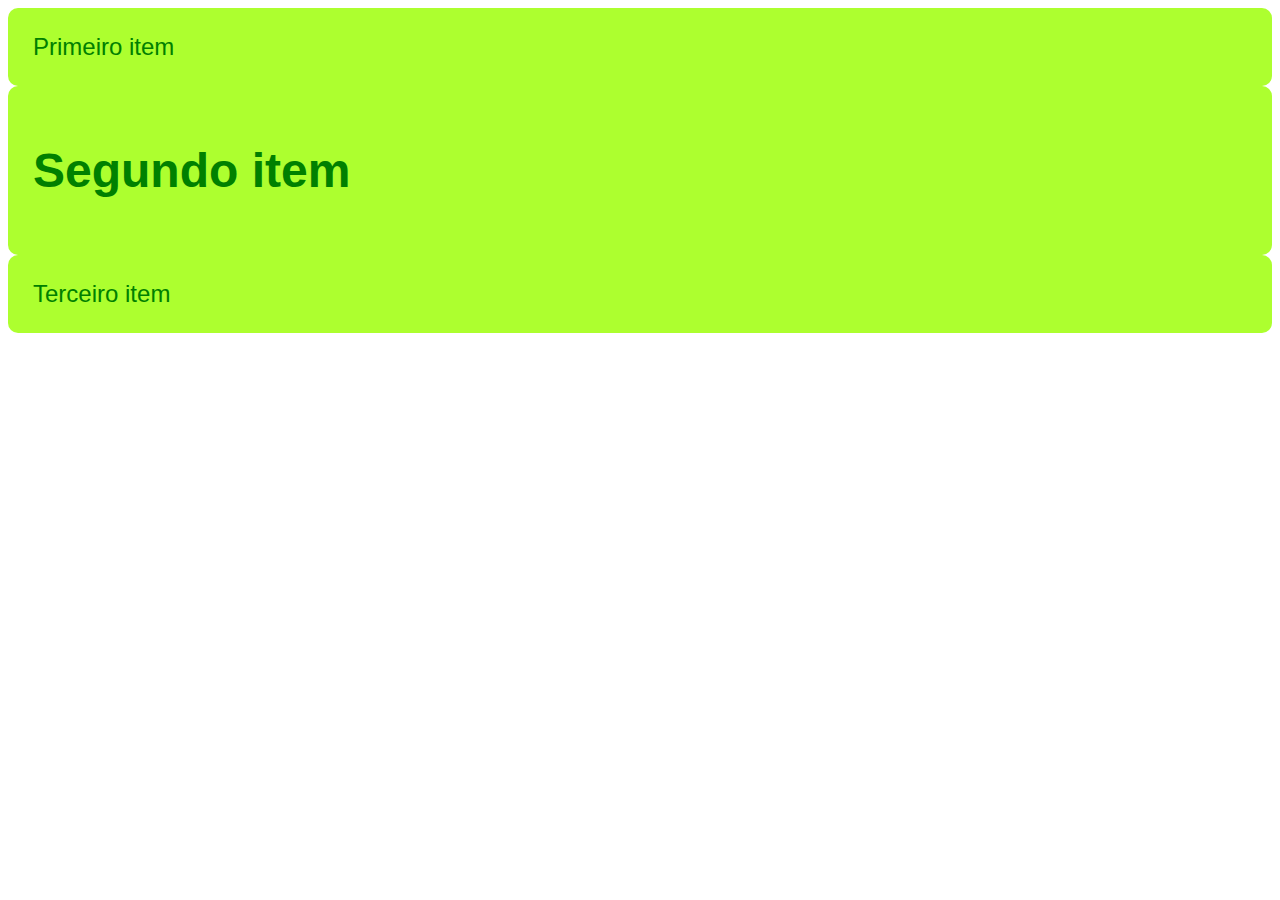
<file: 03/index.html>
<!DOCTYPE html>
<html lang="pt-br">
<head>
    <meta charset="utf-8">
    <meta name="viewport" content="width=device-width, initial-scale=1, shrink-to-fit=no">
    
    <!-- Estilos Bootstrap -->
    <link rel="stylesheet" href="https://stackpath.bootstrapcdn.com/bootstrap/4.1.3/css/bootstrap.min.css" integrity="sha384-MCw98/SFnGE8fJT3GXwEOngsV7Zt27NXFoaoApmYm81iuXoPkFOJwJ8ERdknLPMO" crossorigin="anonymous">
    
    <!-- Estilos da sua aplicação desenvolvida por você -->
    <link rel="stylesheet" href="./style.css">

    <title>Aula 3: Introdução ao DOM</title>
</head>
<body class="bg-dark">

    <div class="containter">
        <div class="row">
            <div class="col-12">
                <div class="flex">
            


                    <!-- 
                        Vamos nos concentrar nessas três div(s)
                        Todas possuem class e id...
                    -->
                    <div id="primeiro" class="item m-4"></div>
                    <div id="segundo"  class="item m-4"></div>
                    <div id="terceiro" class="item m-4"></div>

                    
            
                </div>
            </div>
        </div>
        
    </div>
    
    <!-- Scripts necessário para o Bootstrap -->
    <script src="https://code.jquery.com/jquery-3.3.1.slim.min.js" integrity="sha384-q8i/X+965DzO0rT7abK41JStQIAqVgRVzpbzo5smXKp4YfRvH+8abtTE1Pi6jizo" crossorigin="anonymous"></script>
    <script src="https://cdnjs.cloudflare.com/ajax/libs/popper.js/1.14.3/umd/popper.min.js" integrity="sha384-ZMP7rVo3mIykV+2+9J3UJ46jBk0WLaUAdn689aCwoqbBJiSnjAK/l8WvCWPIPm49" crossorigin="anonymous"></script>
    <script src="https://stackpath.bootstrapcdn.com/bootstrap/4.1.3/js/bootstrap.min.js" integrity="sha384-ChfqqxuZUCnJSK3+MXmPNIyE6ZbWh2IMqE241rYiqJxyMiZ6OW/JmZQ5stwEULTy" crossorigin="anonymous"></script>

    <!-- Script da sua aplicação desenvolvida por você -->
    <script type="text/javascript" src="./app.js" defer></script>
</body>
</html>
</file>
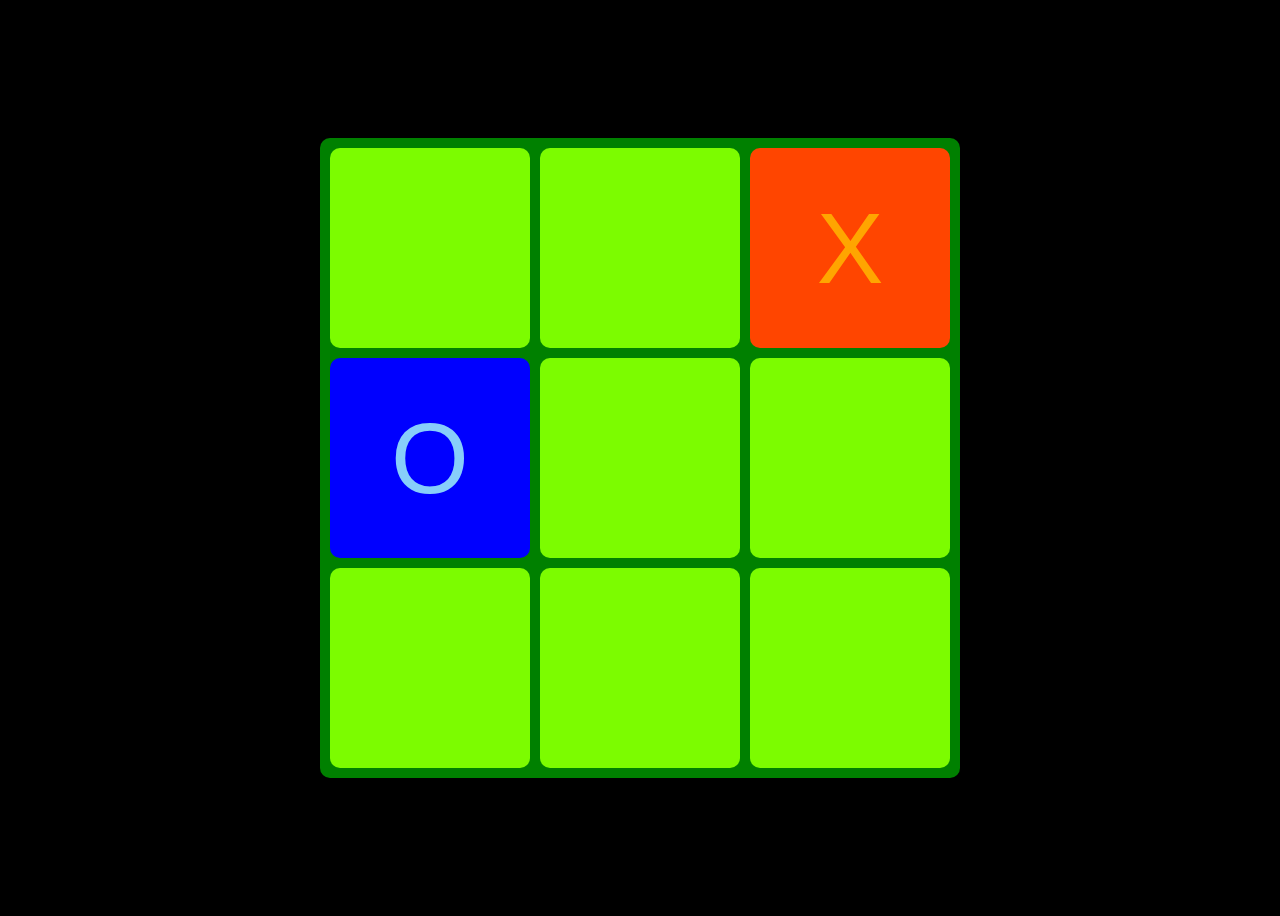
<file: 04/index.html>
<!DOCTYPE html>
<html lang="pt-br">
<head>
    <meta charset="UTF-8">
    <meta name="viewport" content="width=device-width, initial-scale=1.0">
    <link rel="stylesheet" href="./style.css">    
    <title>Aula 04 - Introdução ao DOM (Modelo de Objeto do Documento)</title>
</head>
<body>

    <section>
        <div class="tabuleiro">
            <div class="coordenada" id="linha-1_coluna-1"></div>
            <div class="coordenada" id="linha-1_coluna-2"></div>
            <div class="coordenada" id="linha-1_coluna-3"></div>
            <div class="coordenada" id="linha-2_coluna-1"></div>
            <div class="coordenada" id="linha-2_coluna-2"></div>
            <div class="coordenada" id="linha-2_coluna-3"></div>
            <div class="coordenada" id="linha-3_coluna-1"></div>
            <div class="coordenada" id="linha-3_coluna-2"></div>
            <div class="coordenada" id="linha-3_coluna-3"></div>
        </div>
    </section>

    <script type="text/javascript" src="./app.js" defer></script>
</body>
</html>
</file>
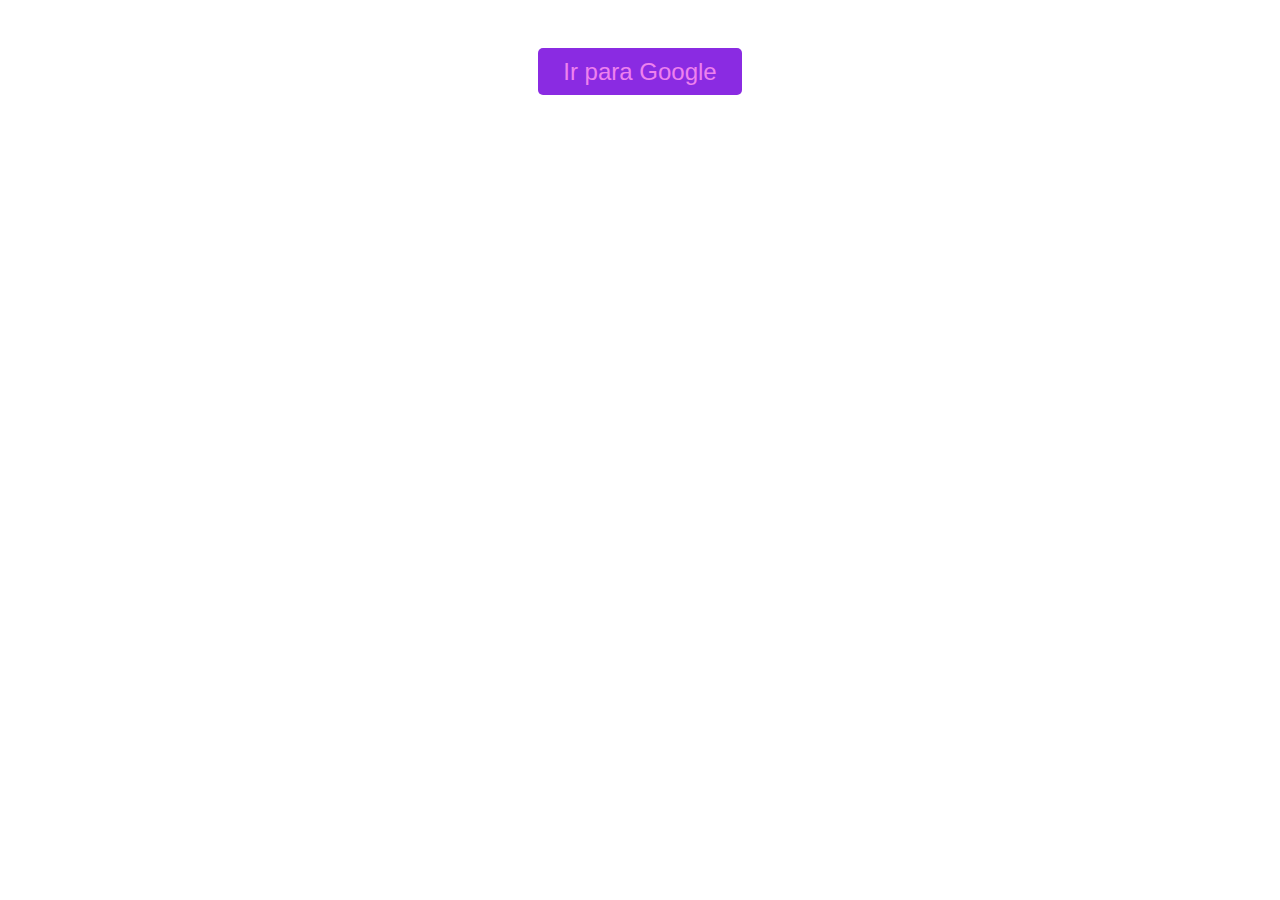
<file: 05/index.html>
<!DOCTYPE html>
<html lang="pt-br">
<head>
    <meta charset="UTF-8">
    <meta name="viewport" content="width=device-width, initial-scale=1.0">
    <title>Aula 05 - Trabalhando com nós</title>
    <link rel="stylesheet" href="./style.css">
</head>
<body>
    
    <script type="text/javascript" src="./app.js" defer></script>
</body>
</html>
</file>
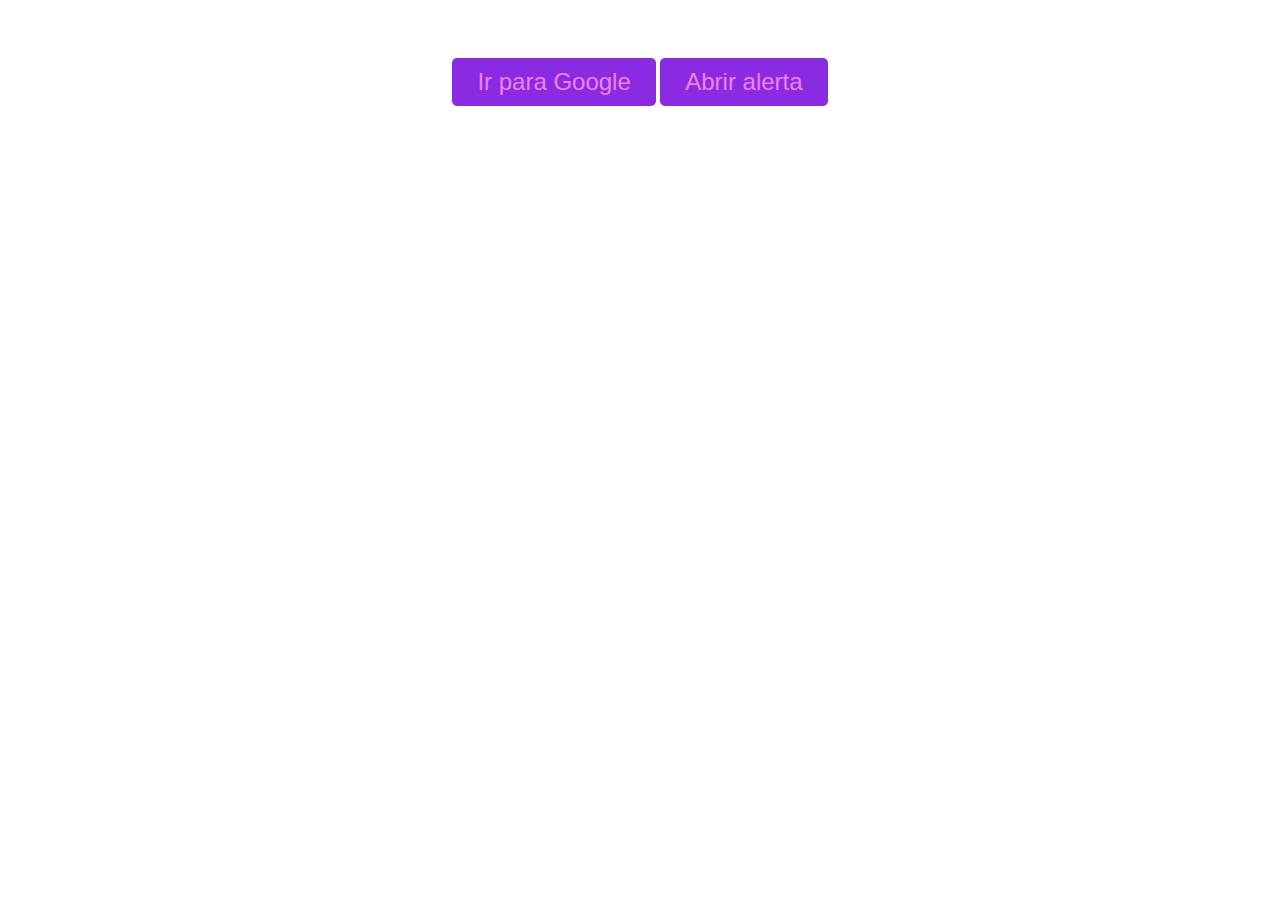
<file: 06/index.html>
<!DOCTYPE html>
<html lang="pt-br">
<head>
    <meta charset="UTF-8">
    <meta name="viewport" content="width=device-width, initial-scale=1.0">
    <title>Aula 06 - Revisão + Introdução a eventos</title>
    <link rel="stylesheet" href="./style.css">
</head>
<body>
    
    <button id="enviarPara" class="botao">Ir para Google</button>

    <script type="text/javascript" src="./app.js" defer></script>
</body>
</html>
</file>
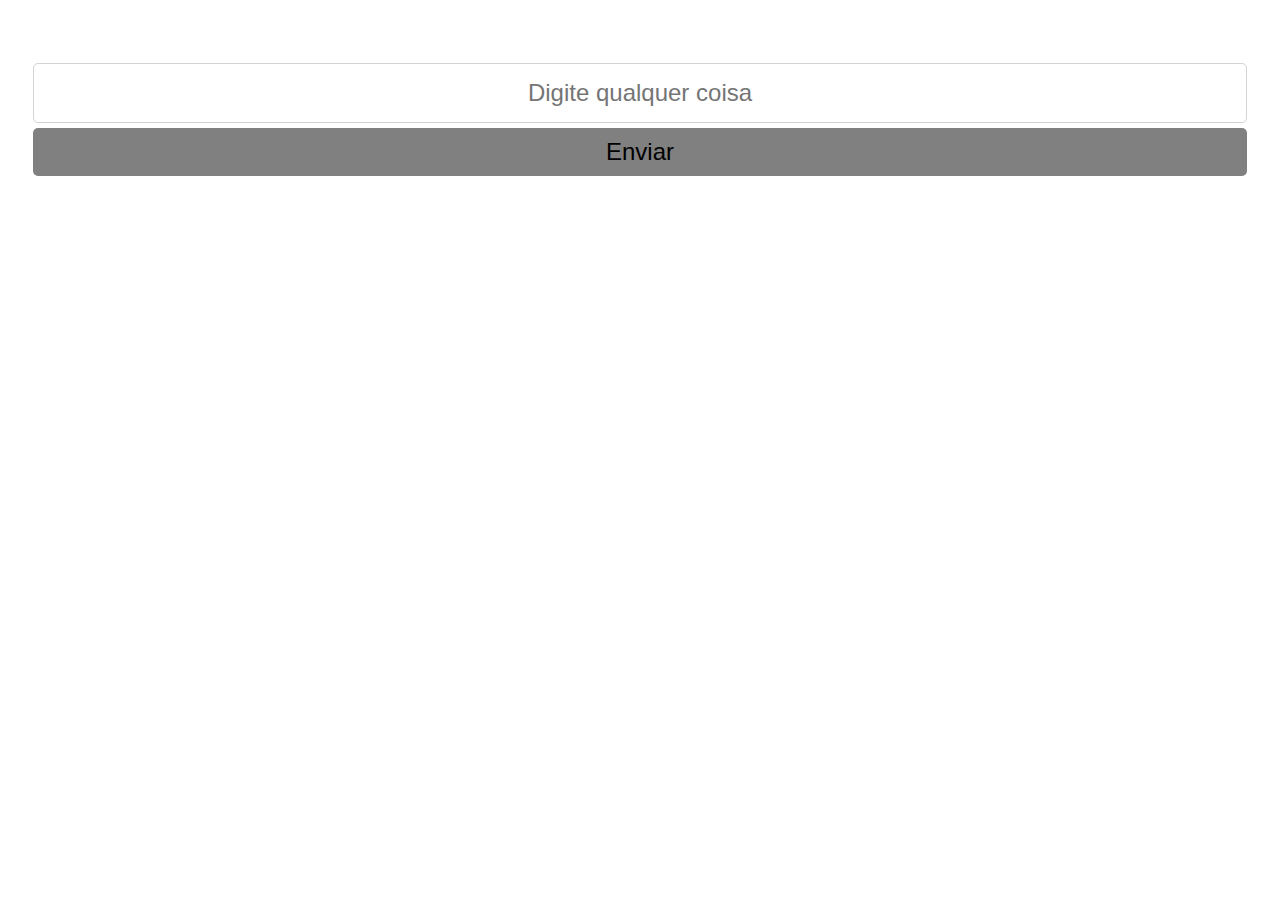
<file: 07/index.html>
<!DOCTYPE html>
<html lang="pt-br">
<head>
    <meta charset="UTF-8">
    <meta name="viewport" content="width=device-width, initial-scale=1.0">
    <title>Aula 07 - Eventos</title>
    <link rel="stylesheet" href="./style.css">
</head>
<body>
    
    <form class="formulario">
        <input class="campo" type="text" placeholder="Digite qualquer coisa">
        <button class="botao" disabled>Enviar</button>
    </form>

    <script type="text/javascript" src="./app.js" defer></script>
</body>
</html>
</file>
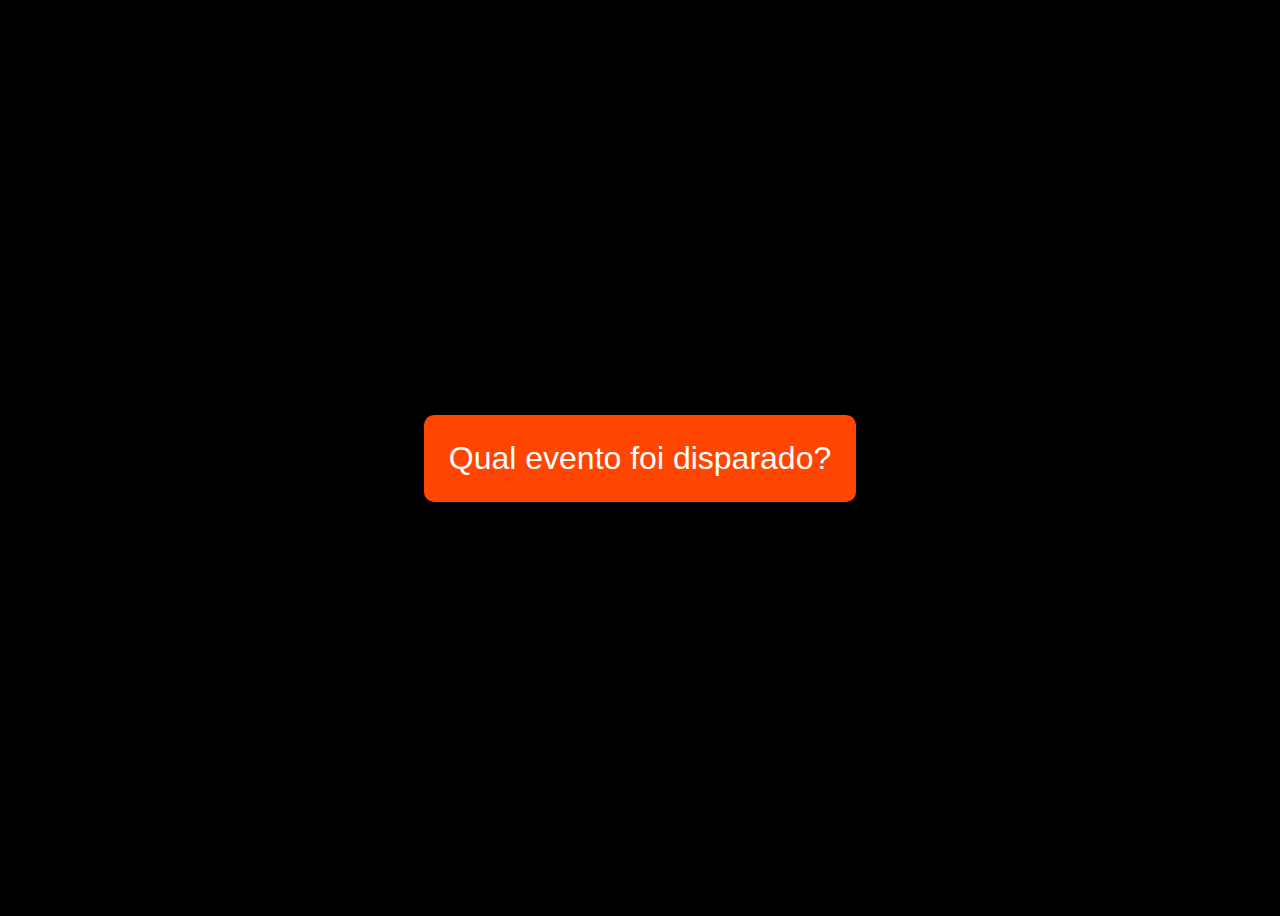
<file: 08/index.html>
<!DOCTYPE html>
<html lang="pt-br">
<head>
    <meta charset="UTF-8">
    <meta name="viewport" content="width=device-width, initial-scale=1.0">
    <title>Aula 08 - Disparando eventos</title>
    <link rel="stylesheet" href="./style.css">
</head>
<body>
     
    <div class="lista">
        <div id="elemento" class="lista__item">Qual evento foi disparado?</div>
    </div>

    <script type="text/javascript" src="./app.js" defer></script>
</body>
</html>
</file>
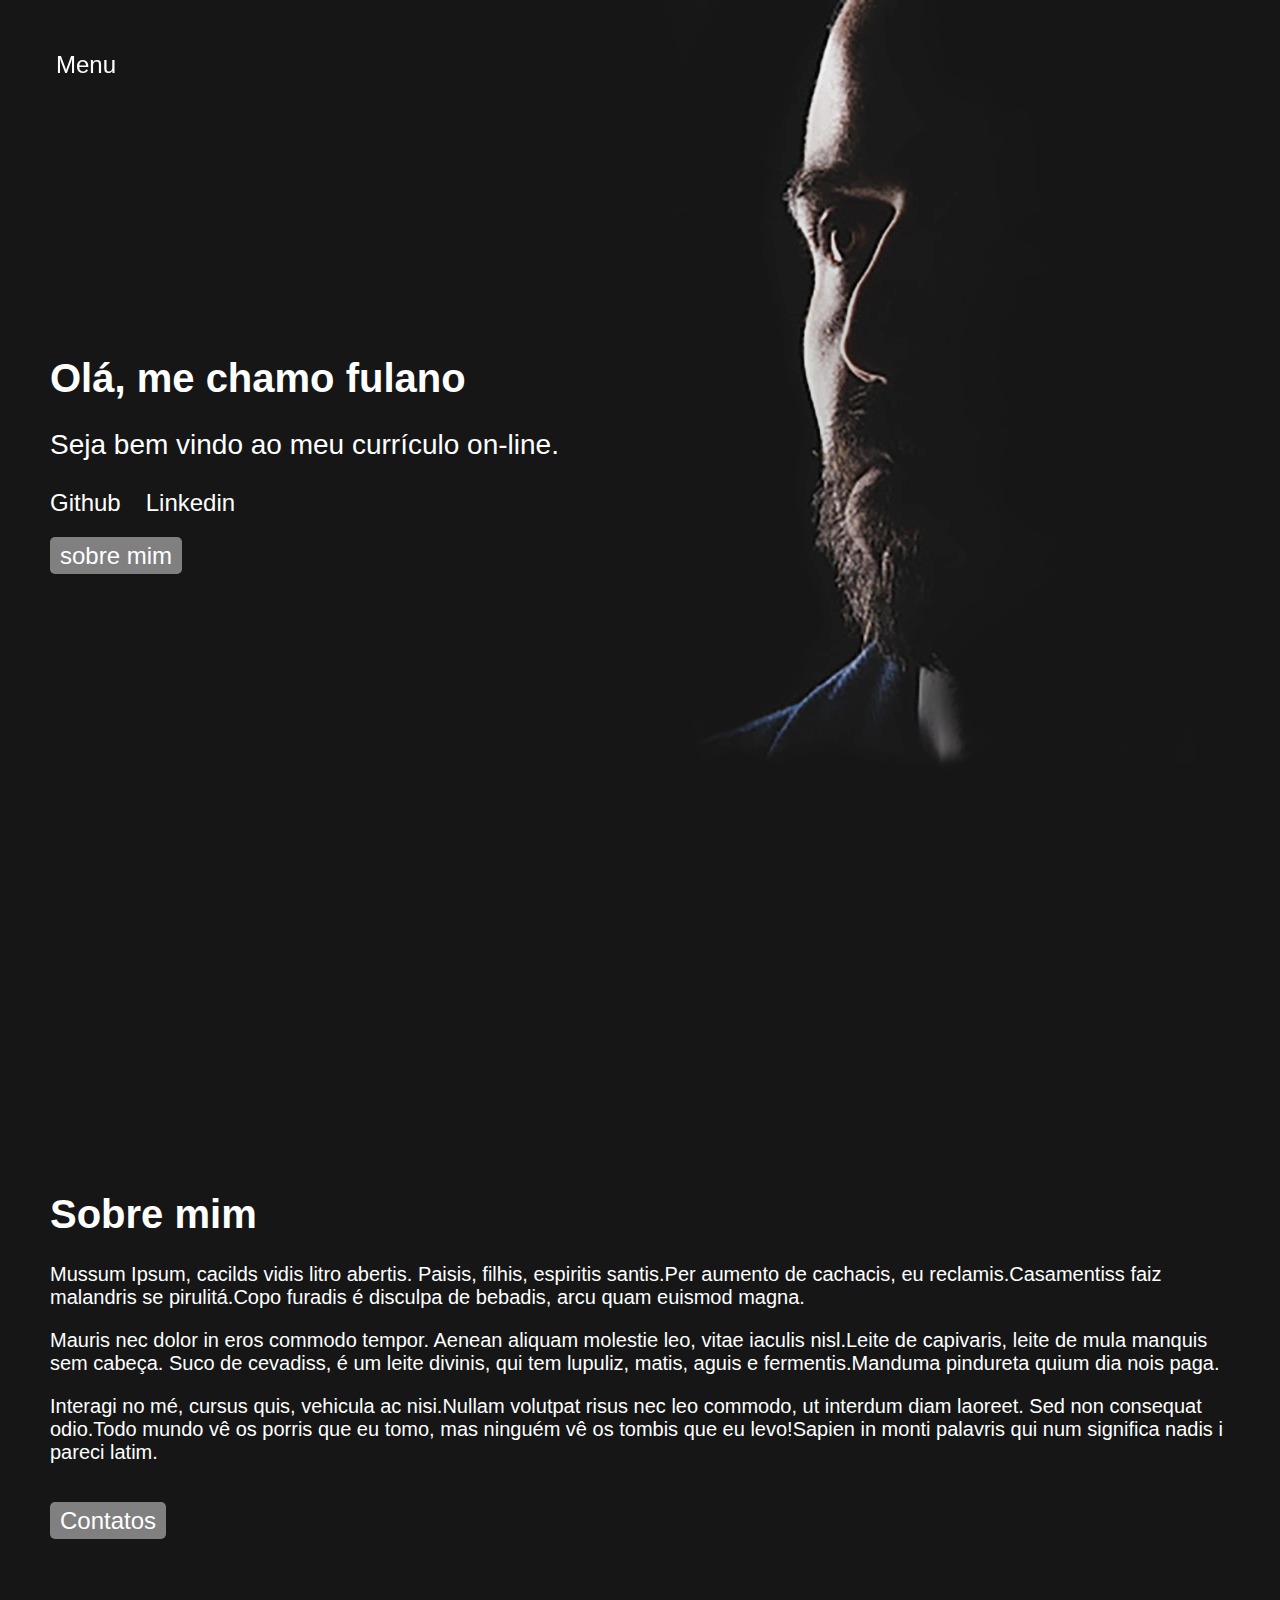
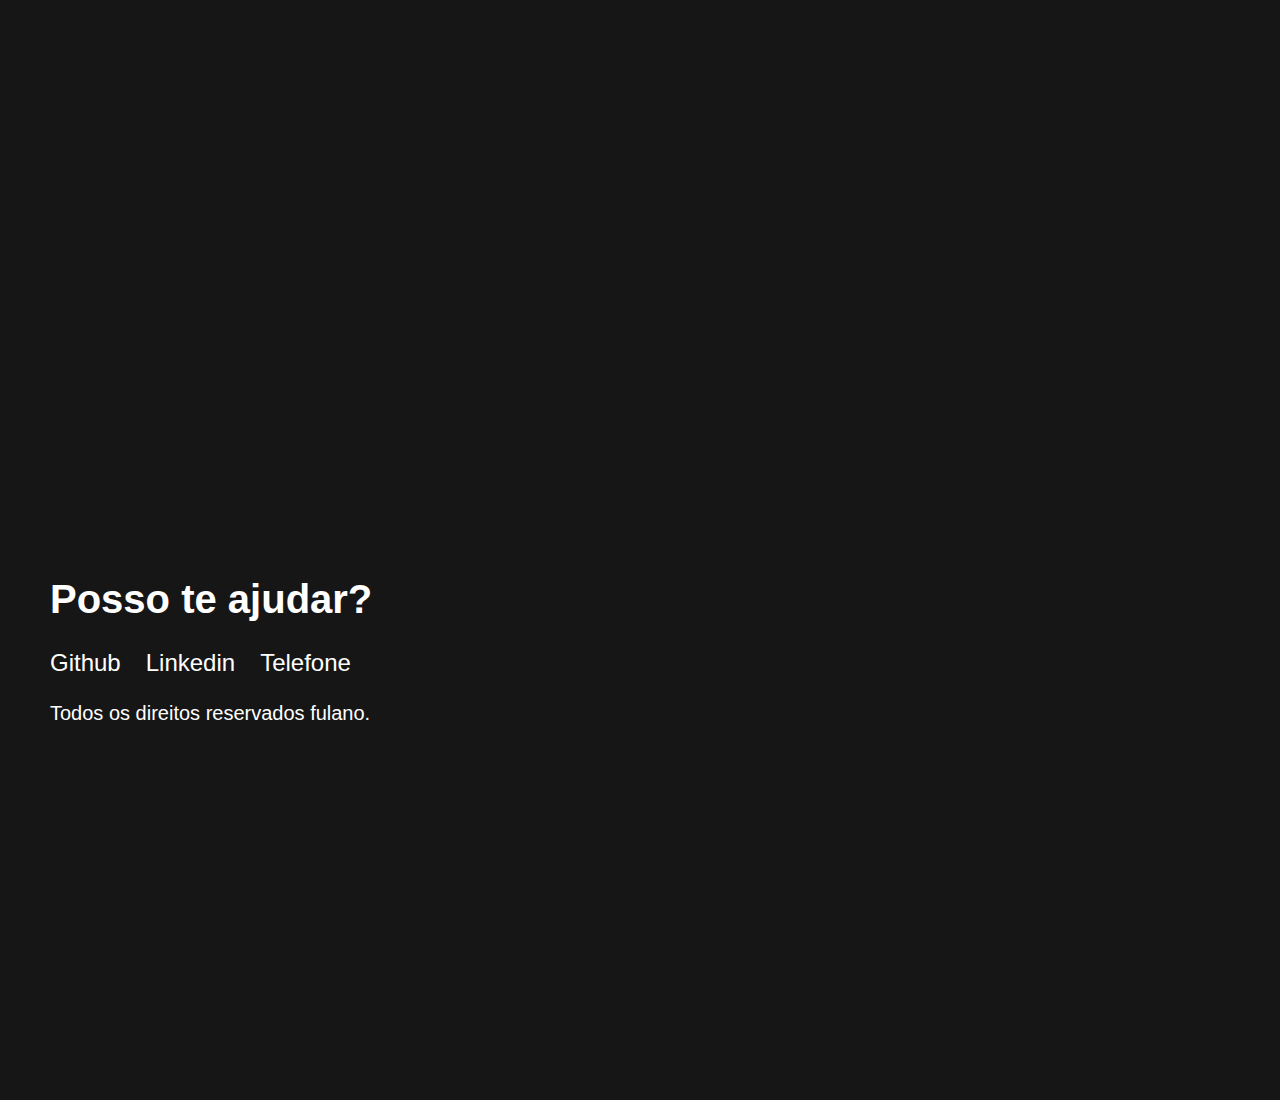
<file: 09/index.html>
<!DOCTYPE html>
<html lang="pt-br">
<head>
    <meta charset="utf-8">
    <meta name="viewport" content="width=device-width, initial-scale=1, shrink-to-fit=no">
    <title>Aula 09: Primeira entrega</title>
    <link rel="stylesheet" href="./style.css">
</head>
<body>

    <div class="l-app">

        <!-- 

            1. Esta sessão deverá ser apresentada
            sempre que houver o click no botão MENU:

            <button class="l-sidebar__btn"type="button">Menu</button>

        -->
        <div class="l-sidebar">
            <h1 class="l-logo">seu nome</h1>
            <nav class="c-sidebar">
                <a class="c-nav__item" href="#sobre-mim">sobre mim</a>
                <a class="c-nav__item" href="#contatos">contatos</a>
            </nav>
        </div>

        <!--

            1.1. Quando houver o click do usuário,
            a sidebar deverá ser apresentada.

            <div class="l-sidebar">
                ...
            </div>

        -->
        <button class="l-sidebar__btn"type="button">Menu</button>

        <!-- 

            2. O usuário poderá usar o teclado para abrir ou fechar
            a sidebar. No caso, as tecla Space.

            3. O usuário poderá usar o mouse para abrir ou fechar
            a sidebar. No caso, um duplo click em qualquer local
            do site irá abrir ou fechar a sidebar.

        -->

        <div class="l-content">

            <!-- Sessão Principal -->
            <div class="l-page bg__profile">
                <main>
                    <h1 class="title">Olá, me chamo fulano</h1>
                    <p class="description">Seja bem vindo ao meu currículo on-line.</p>
                    
                    <nav class="c-nav u-my-3">
                        <a class="c-nav__item" href="">Github</a>
                        <a class="c-nav__item" href="">Linkedin</a>
                    </nav>

                    <a class="c-btn u-my-3" href="#sobre-mim">sobre mim</a>
                </main>
            </div>

            <!-- Sessão Sobre mim -->
            <div class="l-page" id="sobre-mim">
                <article>
                    <h1 class="title">Sobre mim</h1>
                    <p>Mussum Ipsum, cacilds vidis litro abertis. Paisis, filhis, espiritis santis.Per aumento de cachacis, eu reclamis.Casamentiss faiz malandris se pirulitá.Copo furadis é disculpa de bebadis, arcu quam euismod magna.</p>
                    <p>Mauris nec dolor in eros commodo tempor. Aenean aliquam molestie leo, vitae iaculis nisl.Leite de capivaris, leite de mula manquis sem cabeça. Suco de cevadiss, é um leite divinis, qui tem lupuliz, matis, aguis e fermentis.Manduma pindureta quium dia nois paga.</p>
                    <p>Interagi no mé, cursus quis, vehicula ac nisi.Nullam volutpat risus nec leo commodo, ut interdum diam laoreet. Sed non consequat odio.Todo mundo vê os porris que eu tomo, mas ninguém vê os tombis que eu levo!Sapien in monti palavris qui num significa nadis i pareci latim.</p>
                    <br>
                    <a class="c-btn u-my-3" href="#contatos">Contatos</a>
                </article>
            </div>

            <!-- Sessão Contatos-->
            <div class="l-page" id="contatos">
                <section>
                    <h1 class="title">Posso te ajudar?</h1>
                    
                    <nav class="c-nav">
                        <a class="c-nav__item" href="">Github</a>
                        <a class="c-nav__item" href="">Linkedin</a>
                        <a class="c-nav__item" href="tel:+5521972190000">Telefone</a>
                    </nav>
                </section>

                <footer class="u-my-3">
                    <span>Todos os direitos reservados fulano.</span>
                </footer>
                
            </div>

        </div>
    </div>

    <!--

        4. Um boxe de texto irá acompanhar o cursor do mouse.
        4.1. O texto deverá mudar quando o cursor do mouse sobrepor 
        qualquer uma das sessão do site:
         - Receberá o texto Bem vindo
         - Receberá o texto Sobre mim
         - Receberá o texto Contatos

        5. Corrija o erro presente no console do DevTools.

    -->
    
    <script type="text/javascript" href="./app.js" defer></script>

</body>
</html>
</file>
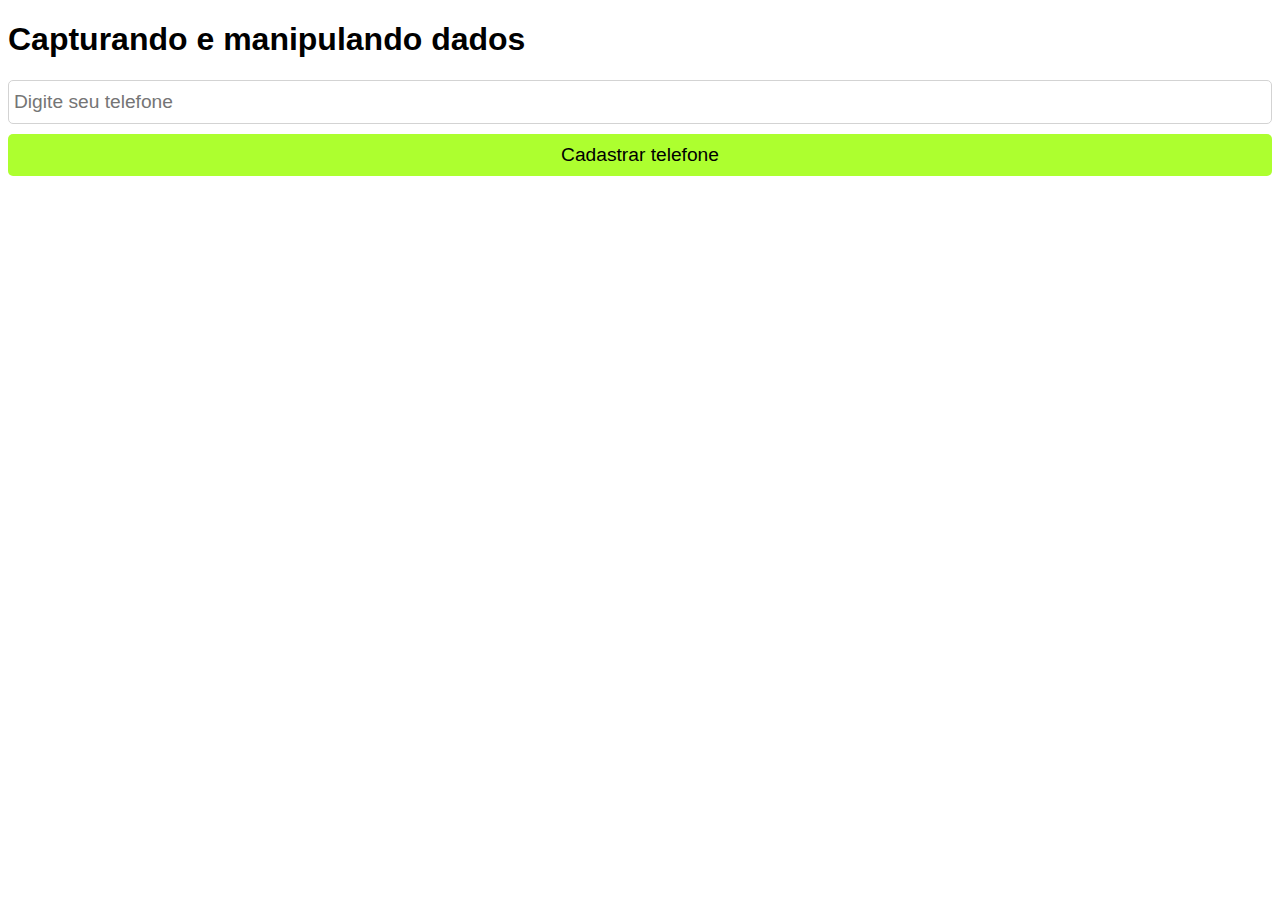
<file: 10/index.html>
<!DOCTYPE html>
<html lang="pt-br">
<head>
    <meta charset="utf-8">
    <meta name="viewport" content="width=device-width, initial-scale=1, shrink-to-fit=no">
    <title>Aula 10: Formulários I</title>
    <link rel="stylesheet" href="./style.css">
</head>
<body>

    <article>
        <h1 class="h1">Capturando e manipulando dados</h1>
        <form id="formularioDeCadastro">
            <!-- 
                O elemento <label> é uma tag semântica,
                adiciona um rótulo a cada <input> criado.
    
                Utilizei um class sr-only para ocultar o rótulo
                visualmente da interface do programa.
            -->
            <label class="sr-only" for="telefone">Telefone</label>
            <input class="c-form__campo u-my" id="telefone" name="telefone" type="tel" placeholder="Digite seu telefone" required>
            <button class="c-form__botao u-my" type="submit">Cadastrar telefone</button>
        </form>
    </article>
    
    <script type="text/javascript" src="./app.js"></script>

</body>
</html>
</file>
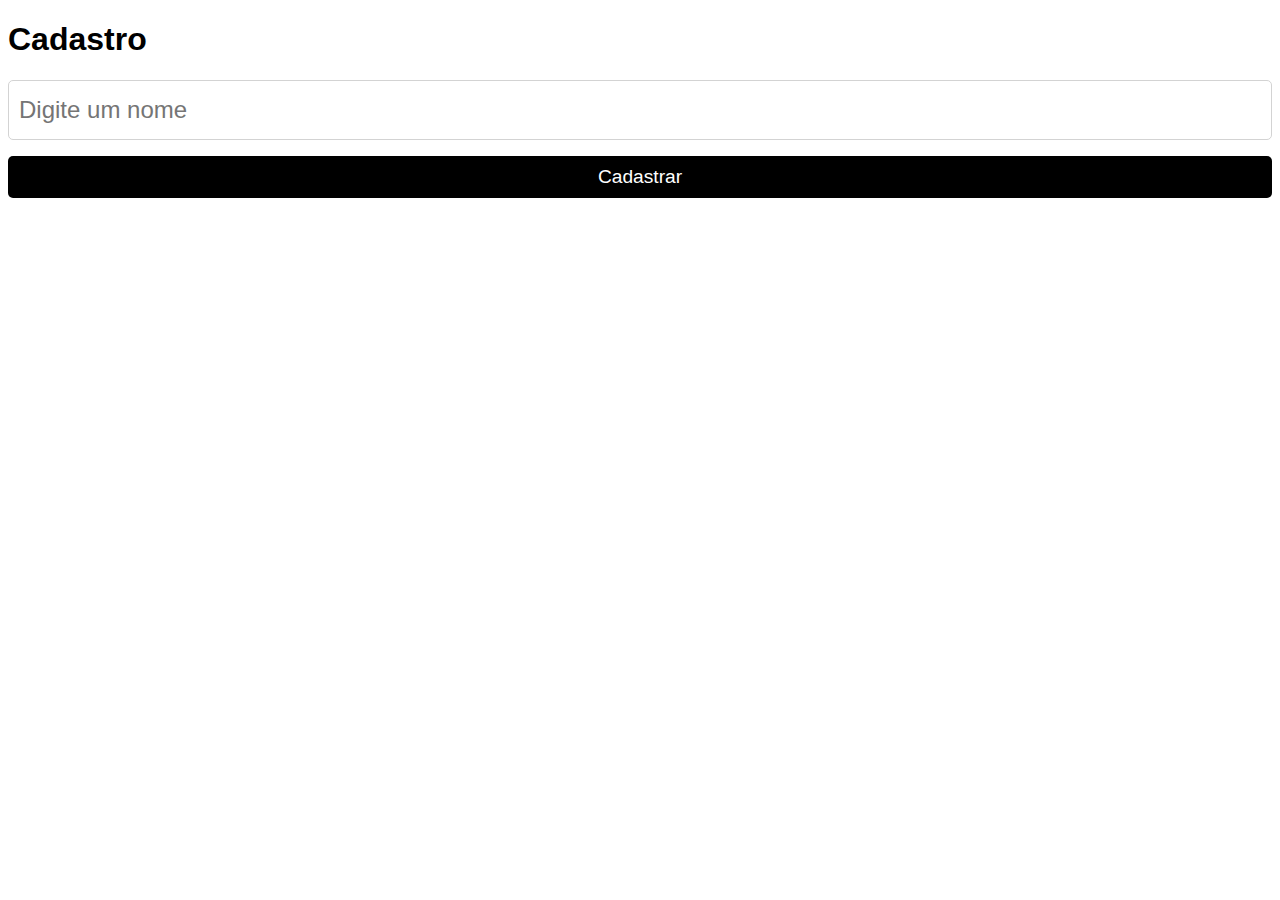
<file: 11/index.html>
<!DOCTYPE html>
<html lang="pt-br">
<head>
    <meta charset="utf-8">
    <meta name="viewport" content="width=device-width, initial-scale=1, shrink-to-fit=no">
    <title>Aula 11: Formulários II</title>
    <link rel="stylesheet" href="./style.css">
</head>
<body>

    <article>
        <h1 class="h1">Cadastro</h1>

        <form name="formulario">
            <!-- 
                O elemento <label> é uma tag semântica,
                adiciona um rótulo a cada <input> criado.
    
                Utilizei um class sr-only para ocultar o rótulo
                visualmente da interface do programa.
            -->
            <div class="u-my">
                <label class="sr-only" for="nome">Nome</label>
                <input class="c-form__campo" name="nome" id="nome" type="text" placeholder="Digite um nome">
            </div>
            <ul class="c-alerta">
                
            </ul>
            <button class="c-form__botao u-my" type="submit">Cadastrar</button>
        </form>
    </article>
    
    <script type="text/javascript" src="./app.js"></script>

</body>
</html>
</file>
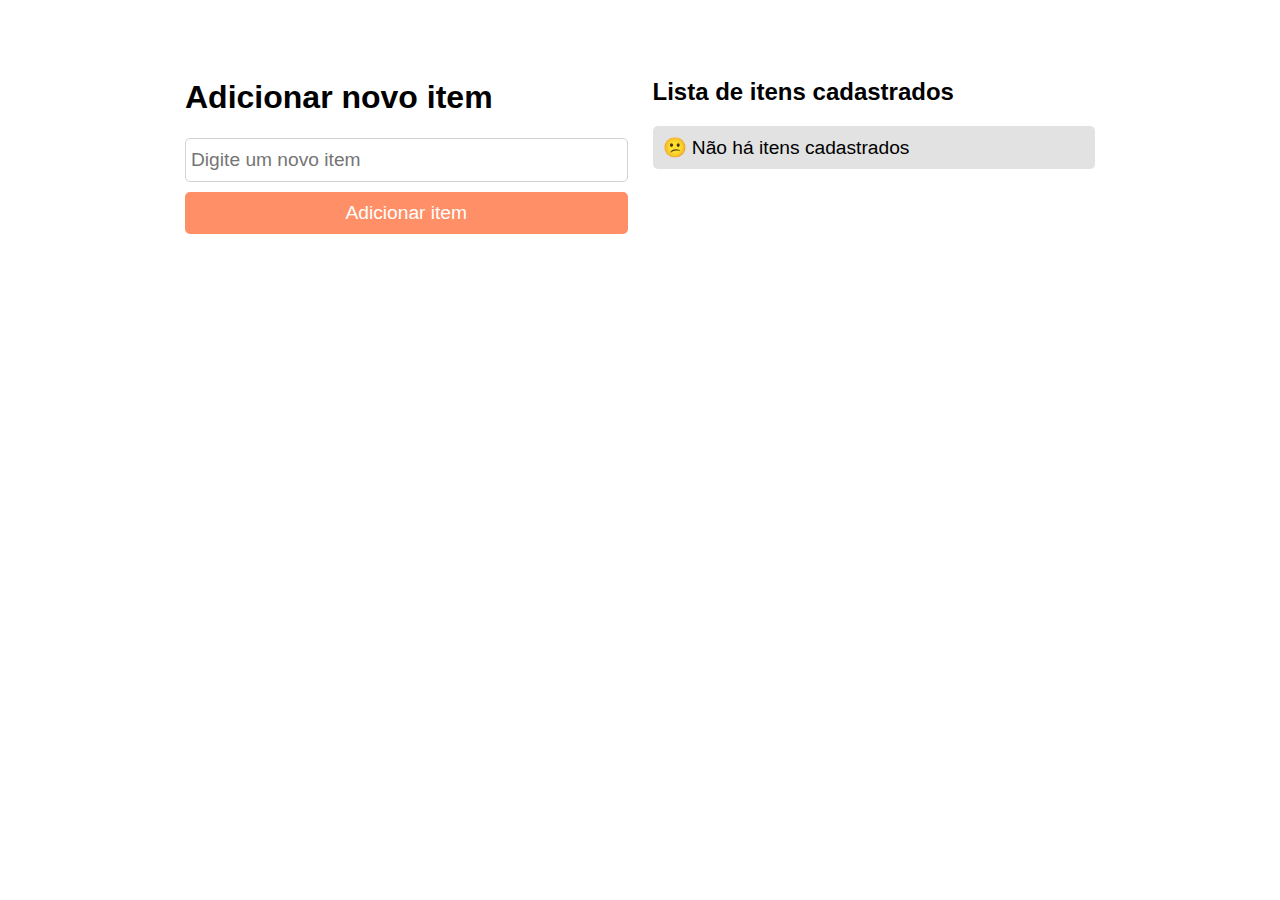
<file: 13/index.html>
<!DOCTYPE html>
<html lang="pt-br">
<head>
    <meta charset="UTF-8">
    <meta http-equiv="X-UA-Compatible" content="IE=edge">
    <meta name="viewport" content="width=device-width, initial-scale=1.0">
    <title>Aula 13 - Revisão</title>
    <link rel="stylesheet" href="./style.css">
</head>
<body>
    

    <div class="l-app">
        <main>
            <h1 class="h1">Adicionar novo item</h1>
            <form name="formularioDeCadastro">
                <!-- 
                    O elemento <label> é uma tag semântica,
                    adiciona um rótulo a cada <input> criado.

                    Utilizei um class sr-only para ocultar o rótulo
                    visualmente da interface do programa.
                -->
                <label class="sr-only" for="item">Nome o item</label>
                <input class="c-form__campo u-my" name="item" type="text" placeholder="Digite um novo item" required>
                <button class="c-form__botao u-my" type="submit" disabled>Adicionar item</button>
            </form>
        </main>
        <article>
            <h2 class="h1">Lista de itens cadastrados</h2>
            <ul class="c-lista">
                <!-- 
                    Adicionei um emoji compatível com as principais
                    versões dos navegadores Chrome e Mozilla.

                    Link da referência: https://www.science.co.il/internet/html/Smileys.php
                -->
                <li class="c-lista__item">&#128533; Não há itens cadastrados</li>
            </ul>
        </article>
    </div>
    
    <script type="text/javascript" src="./app.js"></script>

</body>
</html>
</file>
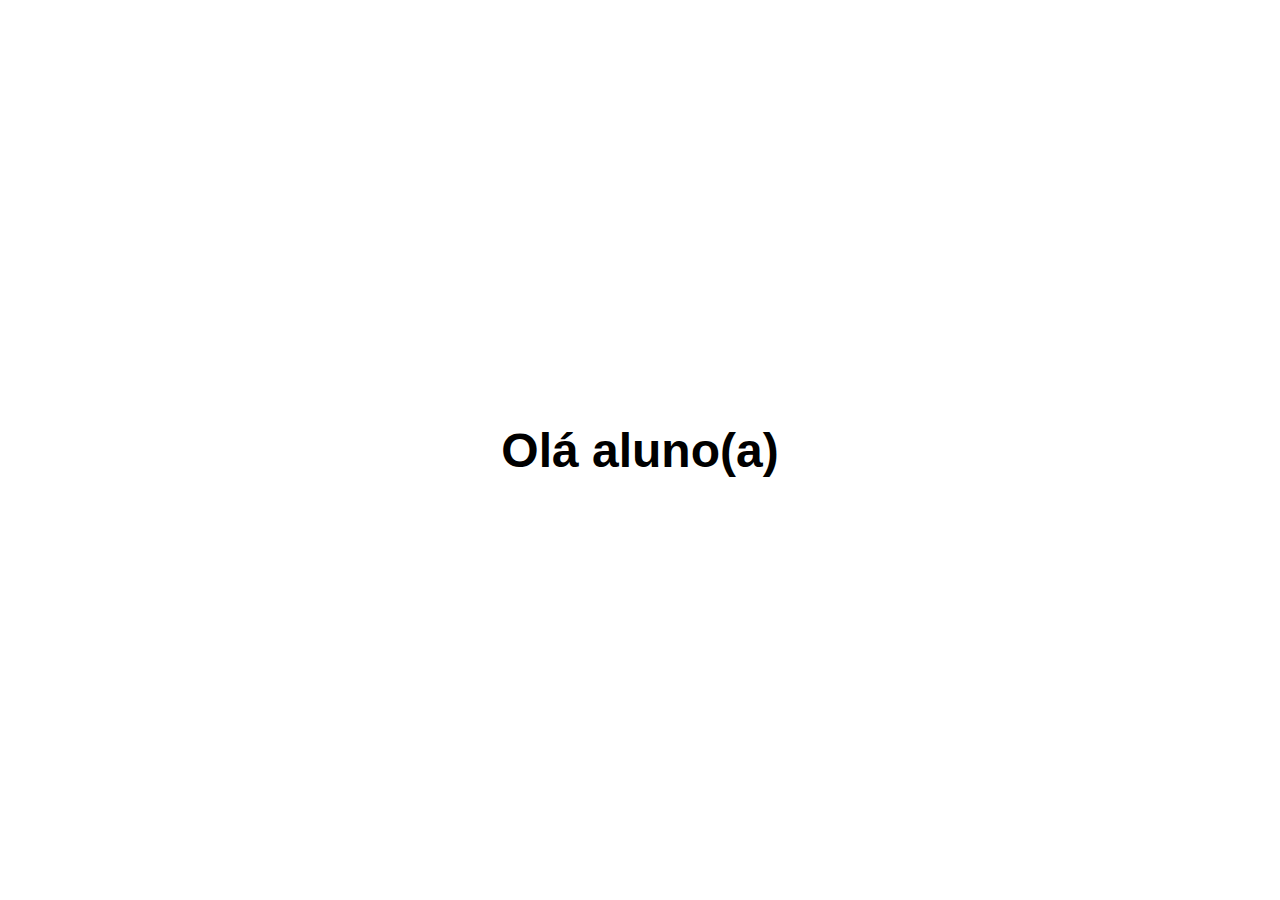
<file: 14/index.html>
<!DOCTYPE html>
<html lang="pt-br">
<head>
    <meta charset="UTF-8">
    <meta name="viewport" content="width=device-width, initial-scale=1.0">
    <title>Aula 14 - Introdução às requisições assíncronas</title>
    <link rel="stylesheet" href="./style.css">
</head>
<body>

    <div class="l-app">
        <h1 class="texto">Olá </h1>
    </div>
    

    <script type="text/javascript" src="./app.js"></script>
</body>
</html>
</file>
<file: 03/style.css>
.item {
    background-color: greenyellow;
    border-radius: 10px;
    color: green;
    font-family: Arial Black, Helvetica, sans-serif;
    font-size: 1.5rem;
    padding: 25px;
}
</file>
<file: 04/style.css>
* {
    box-sizing: border-box;
}

body {
    align-items: center;
    background-color: black;
    display: flex;
    height: 100vh;
    justify-content: center;
}

.tabuleiro {
    background-color: green;
    border-radius: 10px;
    display: flex;
    flex-wrap: wrap;
    gap: 10px;
    height: 640px;
    width: 640px;
    padding: 10px;
}

.coordenada {
    align-items: center;
    background-color: lawngreen;
    border-radius: 10px;
    color: darkgreen;
    display: flex;
    font-family: Arial Black, Arial, Helvetica, sans-serif;
    font-size: 100px;
    height: 200px;
    justify-content: center;
    width: 200px;
}

.coordenada:hover {
    transition: .5s ease;
    transform: scale(1.05);
}

/*
    Será utilizada no documento JavaScript
*/
.selecionado {
    background-color: blue;
    color: lightskyblue;
}
</file>
<file: 05/style.css>
body {
    font-family: Arial Black, Arial, sans-serif;
    padding: 50px 0;
    text-align: center;
}

.botao {
    background-color: blueviolet;
    border-radius: 5px;
    color: violet;
    font-size: 24px;
    padding: 10px 25px;
    text-decoration: none;
}
</file>
<file: 06/style.css>
body {
    font-family: Arial Black, Arial, sans-serif;
    padding: 50px 0;
    text-align: center;
}

.botao {
    background-color: blueviolet;
    border: none;
    border-radius: 5px;
    color: violet;
    font-size: 24px;
    padding: 10px 25px;
    text-decoration: none;
}

.botao:hover {
    transition: all .5s;
    transform: scale(1.1);
}
</file>
<file: 07/style.css>
* {
    box-sizing: border-box;
}

body {
    font-family: Arial Black, Arial, sans-serif;
    padding: 50px 0;
    text-align: center;
}

.botao {
    background-color: greenyellow;
    border: none;
    border-radius: 5px;
    color: green;
    display: block;
    font-size: 24px;
    padding: 10px 25px;
    margin: 5px 0;
    text-decoration: none;
    width: 100%;
}

.botao:disabled {
    background-color: gray;
    color: black;
}

.campo {
    border: 1px solid lightgray;
    border-radius: 5px;
    display: block;
    font-size: 24px;
    padding: 15px 10px;
    margin: 5px 0;
    width: 100%;
}

.campo::placeholder {
    text-align: center;
}

.formulario {
    padding: 0 25px;
    width: 100%;
}
</file>
<file: 08/style.css>
* {
    box-sizing: border-box;
}

body {
    align-items: center;
    background-color: black;
    display: flex;
    font-family: Arial Black, Arial, Helvetica, sans-serif;
    height: 100vh;
    justify-content: center;
}

.lista {
    max-width: 780px;
    margin: 0 auto;
}

[class*="lista__"] {
    margin: 5px 0;
}

.lista__item {
    background-color: orangered;
    border-radius: 10px;
    color: white;
    cursor: pointer;
    font-size: 2rem;
    padding: 25px;
}
</file>
<file: 09/style.css>
* {
    box-sizing: border-box;
}

body {
    background-color: rgb(22, 22, 22);
    font-family: Arial, Helvetica, sans-serif;
    font-size: 20px;
    color: white;
    padding: 0;
    margin: 0;
}
 
/*
    Layout(s)
*/

.l-app {
    height: 100vh;
    width: 100vw;
}

.l-sidebar {
    background-color: black;
    height: 100vh;
    padding: 100px 25px 0;
    position: fixed;
    min-width: 250px;
    top: 0;
    left: 0;
    transform: translateX(-250px);
    width: 250px;
    z-index: 1;
}

.l-sidebar::after {
    color: white;
    content: "fechar";
    font-family: Arial Black, Arial, sans-serif;
    position: absolute;
    top: 10px;
    right: 10px;
}

.l-sidebar__btn {
    background-color: transparent;
    border: none;
    color: white;
    font-size: 1.5rem;
    position: fixed;
    margin: 50px;
}

.l-sidebar--open {
    transition: all .5s;
    transform: translateX(0);
}

.l-sidebar--close {
    transition: all .5s;
    transform: translateX(-250px);
}


.l-logo {
    font-size: 1.8rem;
    color: white;
    margin-bottom: 75px;
}

.l-page {
    display: flex;
    flex-direction: column;
    justify-content: center;
    height: 100vh;
    padding: 50px;
    width: 100%;
}

.bg__profile {
    background-image: url("./images/profile.webp");
    background-repeat: no-repeat;
    background-position: top right;
}

/*
    Componente(s)
*/

.c-sidebar {
    display: flex;
    font-family: Arial Black, Arial, Helvetica, sans-serif;
    flex-direction: column;
    gap: 25px;
}

.c-nav {
    display: flex;
    font-family: Arial Black, Arial, Helvetica, sans-serif;
    gap: 25px;
}

.c-nav__item {
    font-size: 24px;
    color: white;
    text-decoration: none;
}

.c-btn {
    background-color: gray;
    border: none;
    border-radius: 5px;
    color: white;
    font-family: Arial Black, Arial, sans-serif;
    font-size: 24px;
    padding: 5px 10px;
    text-decoration: none;
}


/* Texto */
.title {
    color: white;
    font-size: 2.5rem;
}

.description {
    color: white;
    font-size: 1.75rem;
}

/* Utilitários */

.u-mx-1 {
    margin-left: 5px;
    margin-right: 5px;
}

.u-mx-2 {
    margin-left: 15px;
    margin-right: 15px;
}

.u-mx-3 {
    margin-top: 25px;
    margin-bottom: 25px;
}

.u-my-1 {
    margin-top: 5px;
    margin-bottom: 5px;
}

.u-my-2 {
    margin-top: 15px;
    margin-bottom: 15px;
}

.u-my-3 {
    margin-top: 25px;
    margin-bottom: 25px;
}
</file>
<file: 10/style.css>
* {
    box-sizing: border-box;
}

.h1 {
    font-family: Arial Black, Arial, sans-serif;
}

.sr-only {
    border: 0;
    clip: rect(0,0,0,0);
    height: 1px;
    position: absolute;
    margin: -1px;
    overflow: hidden;
    padding: 0;
    width: 1px;
}

[class ^= 'c-form__'] {
    display: block;
    width: 100%
}

.c-form__campo {
    border: 1px solid lightgray;
    border-radius: 5px;
    font-size: 1.2rem;
    padding: 10px 5px;
}

.c-form__botao {
    background-color: greenyellow;
    border: none;
    border-radius: 5px;
    color: black;
    font-size: 1.2rem;
    padding: 10px 5px;
}

.u-my {
    margin: 10px 0;
}
</file>
<file: 11/style.css>
* {
    box-sizing: border-box;
}

.h1 {
    font-family: Arial Black, Arial, sans-serif;
    font-size: 2rem;
}

.sr-only {
    border: 0;
    clip: rect(0,0,0,0);
    height: 1px;
    position: absolute;
    margin: -1px;
    overflow: hidden;
    padding: 0;
    width: 1px;
}

[class ^= 'c-form__'] {
    display: block;
    width: 100%
}

.c-form__campo {
    border: 1px solid lightgray;
    border-radius: 5px;
    font-size: 1.5rem;
    padding: 15px 10px;
}

.c-form__botao {
    background-color: black;
    border: none;
    border-radius: 5px;
    color: white;
    font-size: 1.2rem;
    padding: 10px 5px;
}

.c-alerta {
    padding: 0;
}

[class ^= 'c-alerta__'] {
    border-radius: 5px;
    display: block;
    color: black;
    font-family: Arial, Helvetica, sans-serif;
    font-size: .85rem;
    font-weight: 800;
    padding: 10px;
    width: 100%;
}

.c-alerta__erro {
    background-color: lightcoral;
}

.c-alerta__atencao {
    background-color: lightgoldenrodyellow;
}

.c-alerta__sucesso {
    background-color: lightskyblue;
}

.u-my {
    margin: 10px 0;
}
</file>
<file: 13/style.css>
* {
    box-sizing: border-box;
}

.h1 {
    font-family: Arial Black, Arial, sans-serif;
}

.sr-only {
    border: 0;
    clip: rect(0,0,0,0);
    height: 1px;
    position: absolute;
    margin: -1px;
    overflow: hidden;
    padding: 0;
    width: 1px;
}

[class ^= 'c-form__'] {
    display: block;
    width: 100%
}

.c-form__campo {
    border: 1px solid lightgray;
    border-radius: 5px;
    font-size: 1.2rem;
    padding: 10px 5px;
}

.c-form__botao {
    background-color: orangered;
    border: none;
    border-radius: 5px;
    color: white;
    font-size: 1.2rem;
    padding: 10px 5px;
}

.c-form__botao:disabled {
    background-color: rgba(255, 68, 0, .6);
}

.c-lista {
    font-family: Arial, Helvetica, sans-serif;
    font-size: 1.2rem;
    list-style: none;
    padding: 0;
}

.c-lista__item {
    background-color: rgb(226, 226, 226);
    border-radius: 5px;
    padding: 10px;
}

.l-app {
    display: grid;
    gap: 25px;
    margin: 0 auto;
    max-width: 480px;
    padding: 50px 25px;
}

.u-my {
    margin: 10px 0;
}

@media (min-width: 780px) {
    .l-app {
        grid-template-columns: repeat(2, 1fr);
        max-width: 960px;
    }
}
</file>
<file: 14/style.css>
body {
    font-family: Arial Black, Arial, Helvetica, sans-serif;
    padding: 0;
    margin: 0;
}

.l-app {
    align-items: center;
    display: flex;
    justify-content: center;
    height: 100vh;
}

.texto {
    font-size: 3rem;
}
</file>
